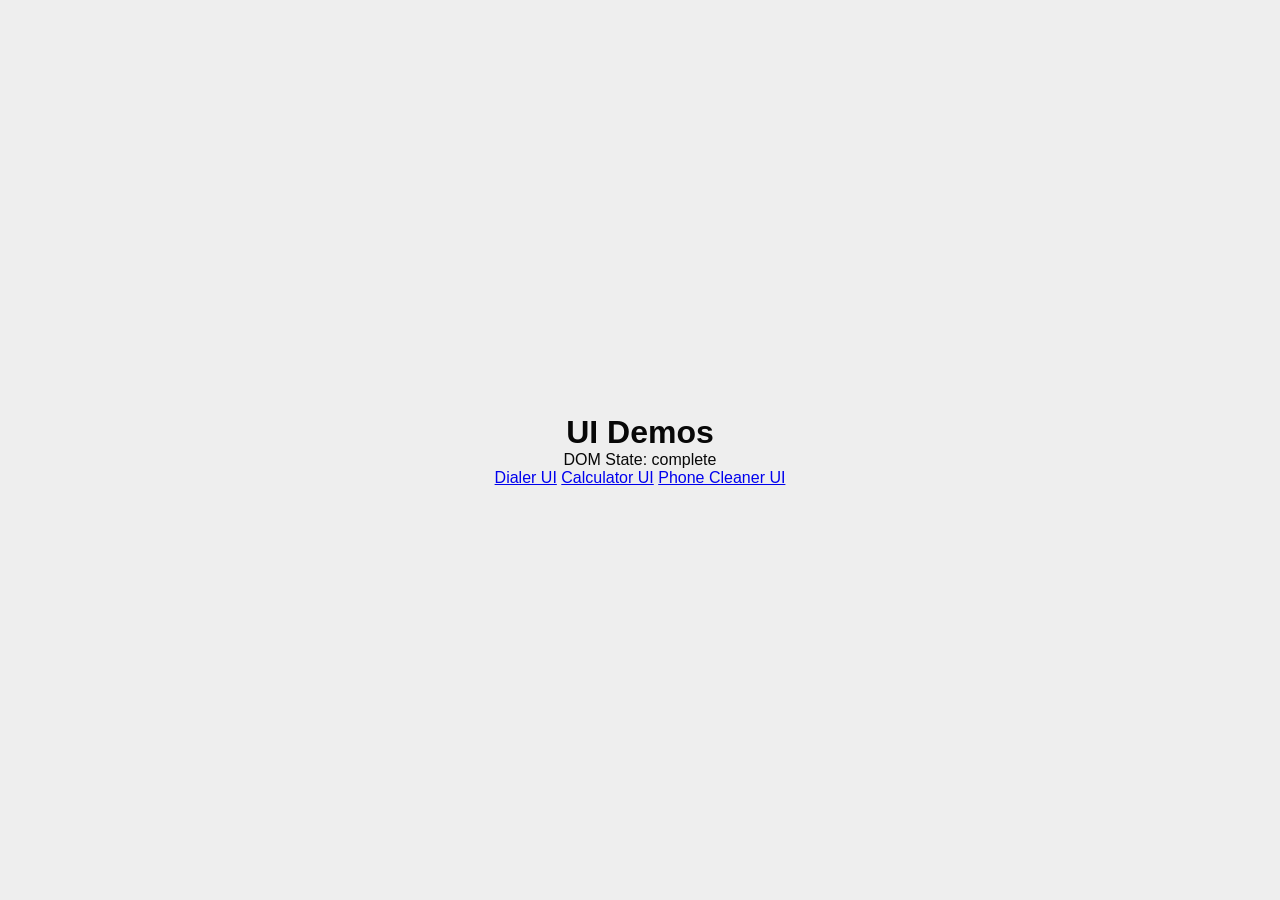
<file: index.html>
<!DOCTYPE html>
<html>

<head>
  <meta charset="UTF-8">
  <meta name="viewport" content="width=device-width, initial-scale=1">
  <title>User Interfaces Demo</title>
  <link rel="stylesheet" href="./index.css">
</head>

<body>
  <div class="app-container">
    <h1>UI Demos </h1>
    <p id="docState"></p>
    <a href="./dialer.html">Dialer UI</a>
    <a href="./calculator.html">Calculator UI</a>
    <a href="./phone-cleaner.html">Phone Cleaner UI</a>
  </div>
  
  <script>
  
  document.querySelector('#docState').textContent = document.readyState
  
  console.log(document.readyState)
  
  document.addEventListener('DOMContentLoaded', ()=>{
    
      document.querySelector('#docState').textContent = `DOM State: ${document.readyState}`
      console.log(document.readyState)
    
    setTimeout(()=>{
      document.querySelector('#docState').textContent = `DOM State: ${document.readyState}`
      console.log(document.readyState)
    }, 800)
    
  })
  </script>
</body>

</html>
</file>
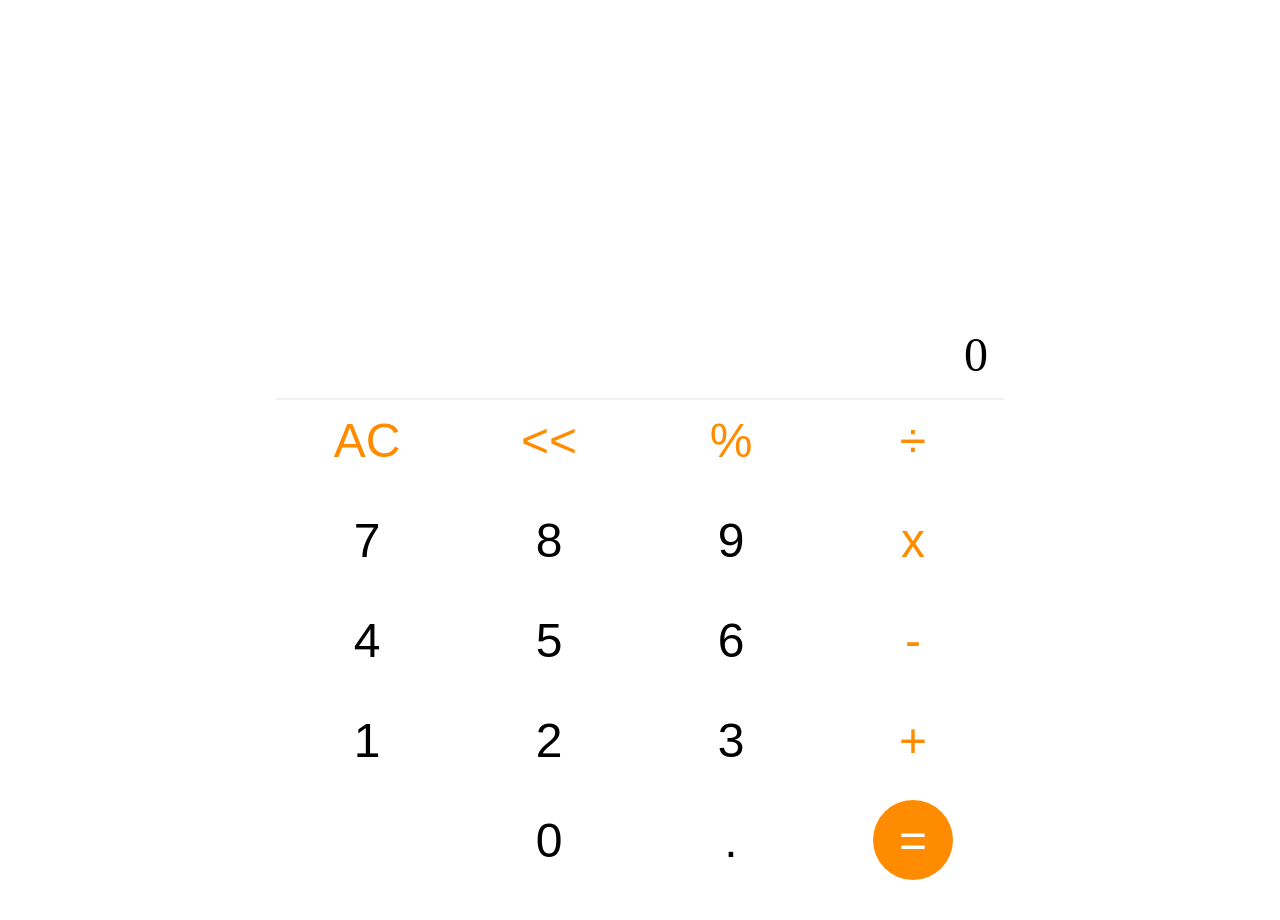
<file: calculator.html>
<!DOCTYPE html>
<html>

<head>
  <meta charset="UTF-8">
  <meta name="viewport" content="width=device-width, initial-scale=1">
  <title>Calculator</title>
  <link rel="stylesheet" href="./calculator.css"/>
</head>
<body>
  <main class="calculator">
    <div class="display">
      0
    </div>
    <div class="keypad">
      <button class="operator key">AC</button>
      <button class="operator key"><<</button></button>
      <button class="operator key">%</button>
      <button class="operator key">÷</button>
      <button class="key">7</button>
      <button class="key">8</button>
      <button class="key">9</button>
      <button class="operator key">x</button>
      <button class="key">4</button>
      <button class="key">5</button>
      <button class="key">6</button>
      <button class="operator key">-</button>
      <button class="key">1</button>
      <button class="key">2</button>
      <button class="key">3</button>
      <button class="operator key">+</button>
      <button class="key zero">0</button>
      <button class="key">.</button>
      <button class="operator equal key">=</button>
    </div>
  </main>
</body>

</html>
</file>
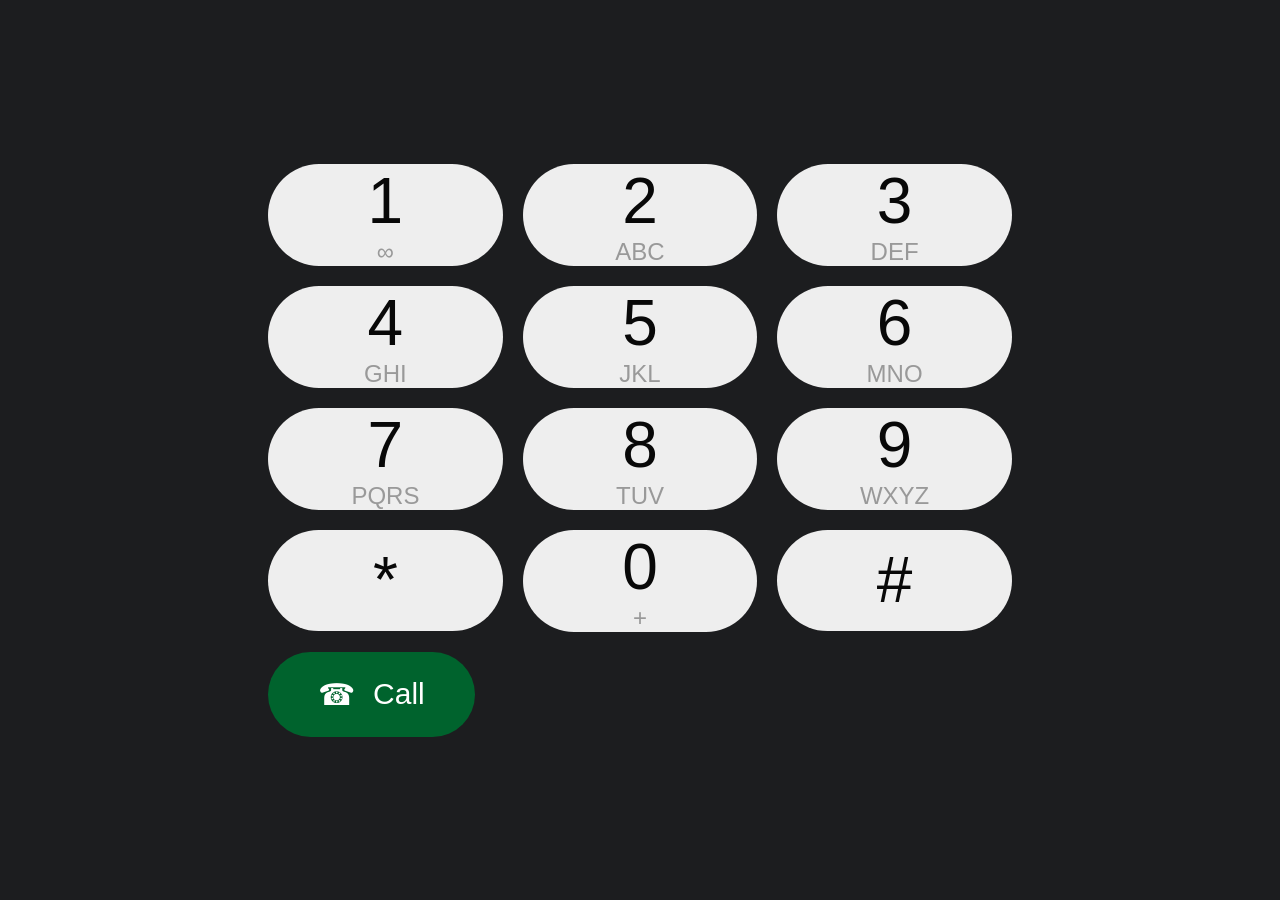
<file: dialer.html>
<!DOCTYPE html>
<html lang="en">
<head>
  <meta charset="UTF-8">
  <meta name="viewport" content="width=device-width, initial-scale=1.0">
  <title>Phone Dial Pad</title>
  <link rel="stylesheet" href="dialer.css">
</head>
<body>

  <main class="dialer">

    <div class="dial-pad">

      <button class="key"><span>1</span><small>∞</small></button>
      <button class="key"><span>2</span><small>ABC</small></button>
      <button class="key"><span>3</span><small>DEF</small></button>

      <button class="key"><span>4</span><small>GHI</small></button>
      <button class="key"><span>5</span><small>JKL</small></button>
      <button class="key"><span>6</span><small>MNO</small></button>

      <button class="key"><span>7</span><small>PQRS</small></button>
      <button class="key"><span>8</span><small>TUV</small></button>
      <button class="key"><span>9</span><small>WXYZ</small></button>

      <button class="key"><span>*</span></button>
      <button class="key"><span>0</span><small>+</small></button>
      <button class="key"><span>#</span></button>
    
    </div>
 
       <button class="call-button">
      ☎ <span>Call</span>
    </button>

  </main>

</body>
</html>
</file>
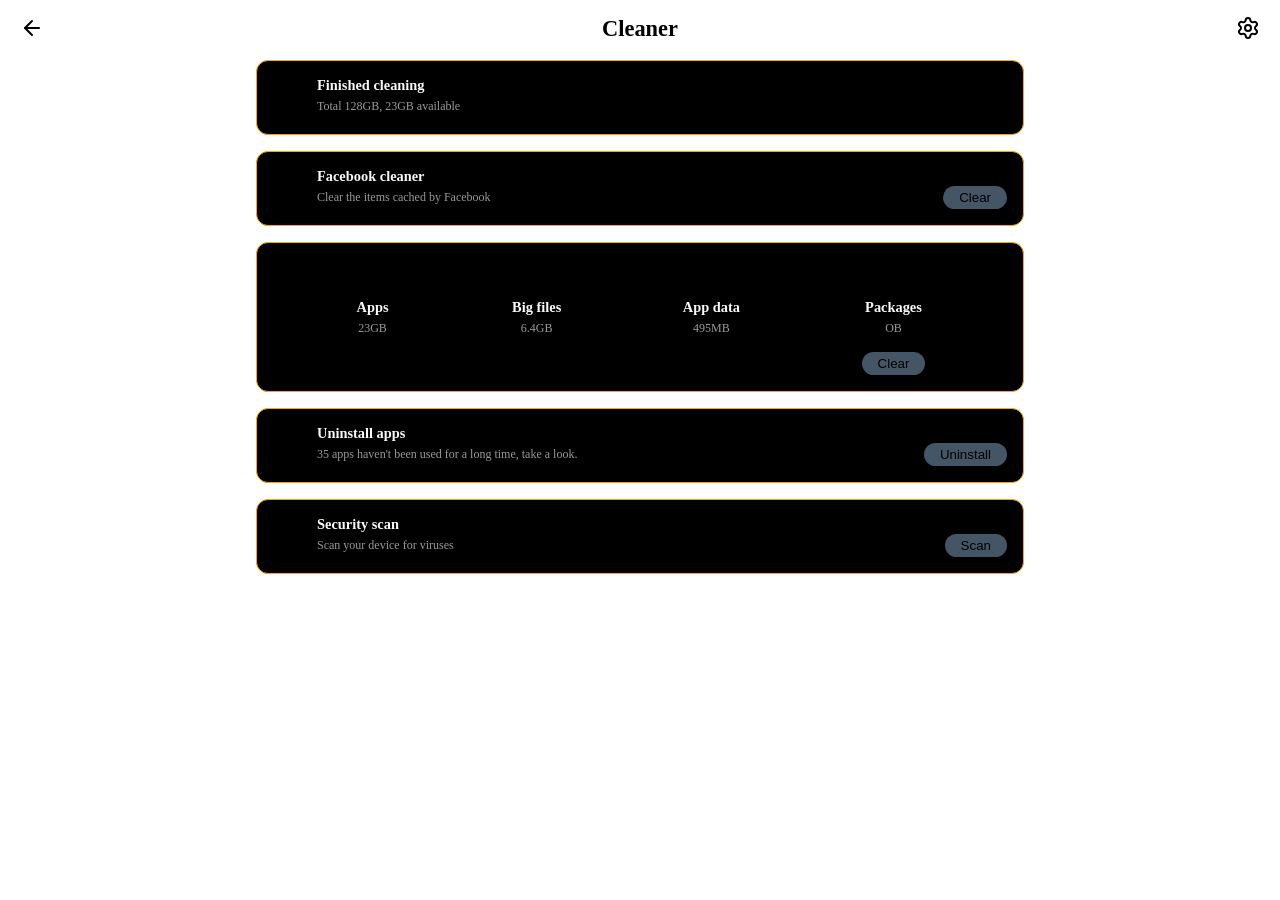
<file: phone-cleaner.html>
<!DOCTYPE html>
<html>

<head>
  <meta charset="UTF-8">
  <meta name="viewport" content="width=device-width, initial-scale=1">
  <title>Phone Cleaner UI</title>
  <link rel="stylesheet" href="./phone-cleaner.css">
</head>

<body>
  <header>
    <span class="icon">
      <img src="./assets/icons/arrow-left.svg" alt="left arrow">
    </span>
    <h2>Cleaner</h2>
    <span class="icon">
    <img src="./assets/icons/settings.svg" alt="" />
    </span>
  </header>
  <main class="cleaner-dashboard">
    <section class="card status-card">
      <div class="progress-indicator">
        <span class="icon"><img src="./assets/icons/progress-indicator.svg" alt="" /></span>
      </div>
      <div class="status-info">
        <h3>Finished cleaning</h3>
        <p>Total 128GB, 23GB available</p>
      </div>
      
    </section>
    <section class="card feature-card">
      <div class="feature-icon">
        <span class="icon">
          <img src="./assets/icons/brand-facebook.svg" alt="">
        </span>
      </div>
      <div class="feature-info">
        <h3>Facebook cleaner</h3>
        <p>Clear the items cached by Facebook</p>
      </div>
      <div class="action-button">
        <button>Clear</button>
      </div>
    </section>
    <section class="card dashboard-card">
      <div class="dashboard-grid">
        <div class="dashboard-item">
          <span class="icon"><img src="./assets/icons/blocks.svg" alt="" /></span>
          <h3>Apps</h3>
          <p>23GB</p>
        </div>
        <div class="dashboard-item">
          <span>
            <img src="./assets/icons/folder.svg" alt="" />
          </span>
          <h3>Big files</h3>
          <p>6.4GB</p>
        </div>
        <div class="dashboard-item">
          <span class="icon"><img src="./assets/icons/database.svg" alt="" /></span>
          <h3>App data</h3>
          <p>495MB</p>
        </div>
        <div class="dashboard-item">
          <span class="icon"><img src="./assets/icons/package.svg" alt="" /></span>
          <h3>Packages</h3>
          <p>OB</p>
          <button>Clear</button>
        </div>
      </div>
    </section>
    <section class="card action-card">
      <div class="card-icon">
        <span class="icon">
        <img src="./assets/icons/trash.svg" alt="" />
        </span>
      </div>
      <div class="card-content">
        <h3>Uninstall apps</h3>
        <p>35 apps haven't been used for a long time, take a look.</p>
      </div>
      <div class="action-button">
        <button>Uninstall</button>
      </div>
    </section>
    <section class="card security-card">
      <div class="card-icon">
        <span class="icon">
        <img src="../assets/icons/shield-lock.svg" alt="" />
        </span>
      </div>
      <div class="card-content">
        <h3>Security scan</h3>
        <p>Scan your device for viruses</p>
      </div>
      <div class="action-button">
        <button>Scan</button>
      </div>
    </section>
  </main>
</body>

</html>
</file>
<file: index.css>
*{
    margin: 0;
    padding: 0;
    box-sizing: border-box;
}

body{
    min-height: 100vh;
    display: flex;
    text-align: center;
    justify-content: center;
    align-items: center;
    padding: 20px;
    background: #eee;
    color: #080808;
    font-family: Arial, Helvetica, sans-serif;
}
</file>
<file: calculator.css>
*{
  margin: 0;
  padding: 0;
  box-sizing: border-box;
}

body{
  min-height: 100vh;
  display: flex;
  align-items: end;
  justify-content: center;
}

.calculator{
  width: 100%;
  max-width: 768px;
  padding: 20px;
  display: grid;
  grid-template-rows: repeat(2, auto);
}

.display{
  background: transparent;
  font-weight: 500;
  font-size: clamp(36px, 5vw, 48px);
  display: flex;
  height: 42vh;
  justify-content: end;
  align-items: end;
  padding: 16px;
}

.keypad{
  display: grid;
  grid-template-columns: repeat(4, 1fr);
  grid-template-rows: repeat(5, 100px);
  justify-items: center;
  background: transparent;
  border-top: 2px solid #f1f1f1;
}

.key{
  border: none;
  font-size: clamp(24px, 5vw, 48px);
  background: transparent;
  border-radius: 40px;
  width: 80px;
  height: 80px;
}

.key:active{
  cursor: pointer;
  background: #f9f9f9;
}

.operator{
  color: darkorange;
  font-weight: 500;
}

.equal{
  background: darkorange;
  color: white;
}

.zero{
  grid-column: 2/3;
}
</file>
<file: dialer.css>
*{
   margin: 0;
   padding: 0;
   box-sizing: border-box;
  }
  
  body{
    min-height: 100vh;
    background: #1c1d1f;
    font-family: Arial, Helvetica, sans-serif;
    display: flex;
    justify-content: center;
    align-items: center;
    padding: 20px;
  }
  
  .dailer{
    width: 100%;
    max-width: 900px;
    display: grid;
    grid-template-columns: repeat(3, 1fr);
    gap: 20px;
  }
  
  .dial-pad{
    display: grid;
    grid-template-columns: repeat(3,1fr);
    /*grid-auto-flow: column;
    grid-auto-rows: minmax(100px, auto)*/
    /*grid-template-rows: repeat(5, 70px);*/
    /*column-gap: 20px;
    row-gap: 15px;*/
    gap: 20px;
  }
  
  .key{
    background: #eee;
    color: #080808;
    font-weight: 500;
    border: none;
    border-radius: 100px;
    aspect-ratio: 2.3 / 1;
    display: flex;
    flex-direction: column;
    justify-content: center;
    align-items: center;
    cursor: pointer;
    transition: 700ms ease;
  }
  
  .key span{
    font-size: clamp(32px, 5vw, 76px);
    font-weight: 300;
  }
  
  .key small{
    font-size: clamp(12px, 2vw, 24px);
    color: #999;
  }
  
  .row-span{
    grid-row: 2 / 5;
  }
  
  .call-button{
    display: flex;
    justify-content: center;
    align-items: center;
    gap: 18px;
    background: #00632d;
    color: #fff;
    border: none;
    border-radius: 100px;
    padding: 25px 50px;
    font-size: 30px;
    grid-column: 1 / -1;
    justify-self: center;
    margin-top: 20px;
    cursor: pointer;
    /*grid-column: 1 / -1;
    grid-column: 2 / 3;*/
    transition: 700ms ease;
  }
  
  .key:active, .call-button:active{
    transform: scale(0.096);
  }
  
  @media (max-width: 500px){
    .dial-pad{
      gap: 12px;
    }
    
    .call-button{
      padding: 18px 35px;
      font-size: 22px;
    }
  }
</file>
<file: phone-cleaner.css>
*{
  box-sizing: border-box;
  margin: 0;
  padding: 0;
}

body{
  padding: 16px;
}

header{
  display: flex;
  justify-content: space-between;
  padding-inline: 4px;
}

h2{
  font-size: 1.4rem;
}

img{
  width: 36px;
}

header img{
  width: 24px;
  color: #fff
}

.cleaner-dashboard{
  display: flex;
  flex-direction: column;
  gap: 16px;
  margin-top: 16px;
  max-width: 768px;
  width: 100%;
  margin-inline: auto;
  color: #f9f9f9;
}

.card {
  background: #000;
  border-radius: 12px;
  padding: 16px 16px;
  display: flex;
  width: 100%;
  gap: 8px;
  justify-content: space-between;
  border: 1px solid orange;
}

.dashboard-grid{
  display: flex;
  justify-content: space-evenly;
  width: 100%;
  gap: 2.5rem;
  text-align: center;
}

.card div{
  /*border: 4px solid red;*/
  /*padding: 4px;*/
}

.card-content, .status-info, .feature-info{
  flex: 1 1 0;
  /*padding: 8px;*/
}

section p{
  font-size: .75rem;
  line-height: 1.5rem;
  color: #999;
}

h3{
  font-size: .9rem;
}

button{
  border-radius: 12px;
  border: none;
  padding: 4px 16px;
  background: #456;
}

.dashboard-item{
  display: flex;
  flex-direction: column;
}

.dashboard-item button{
  margin-top: 12px;
}

.action-button{
  align-self: end;
}
</file>
